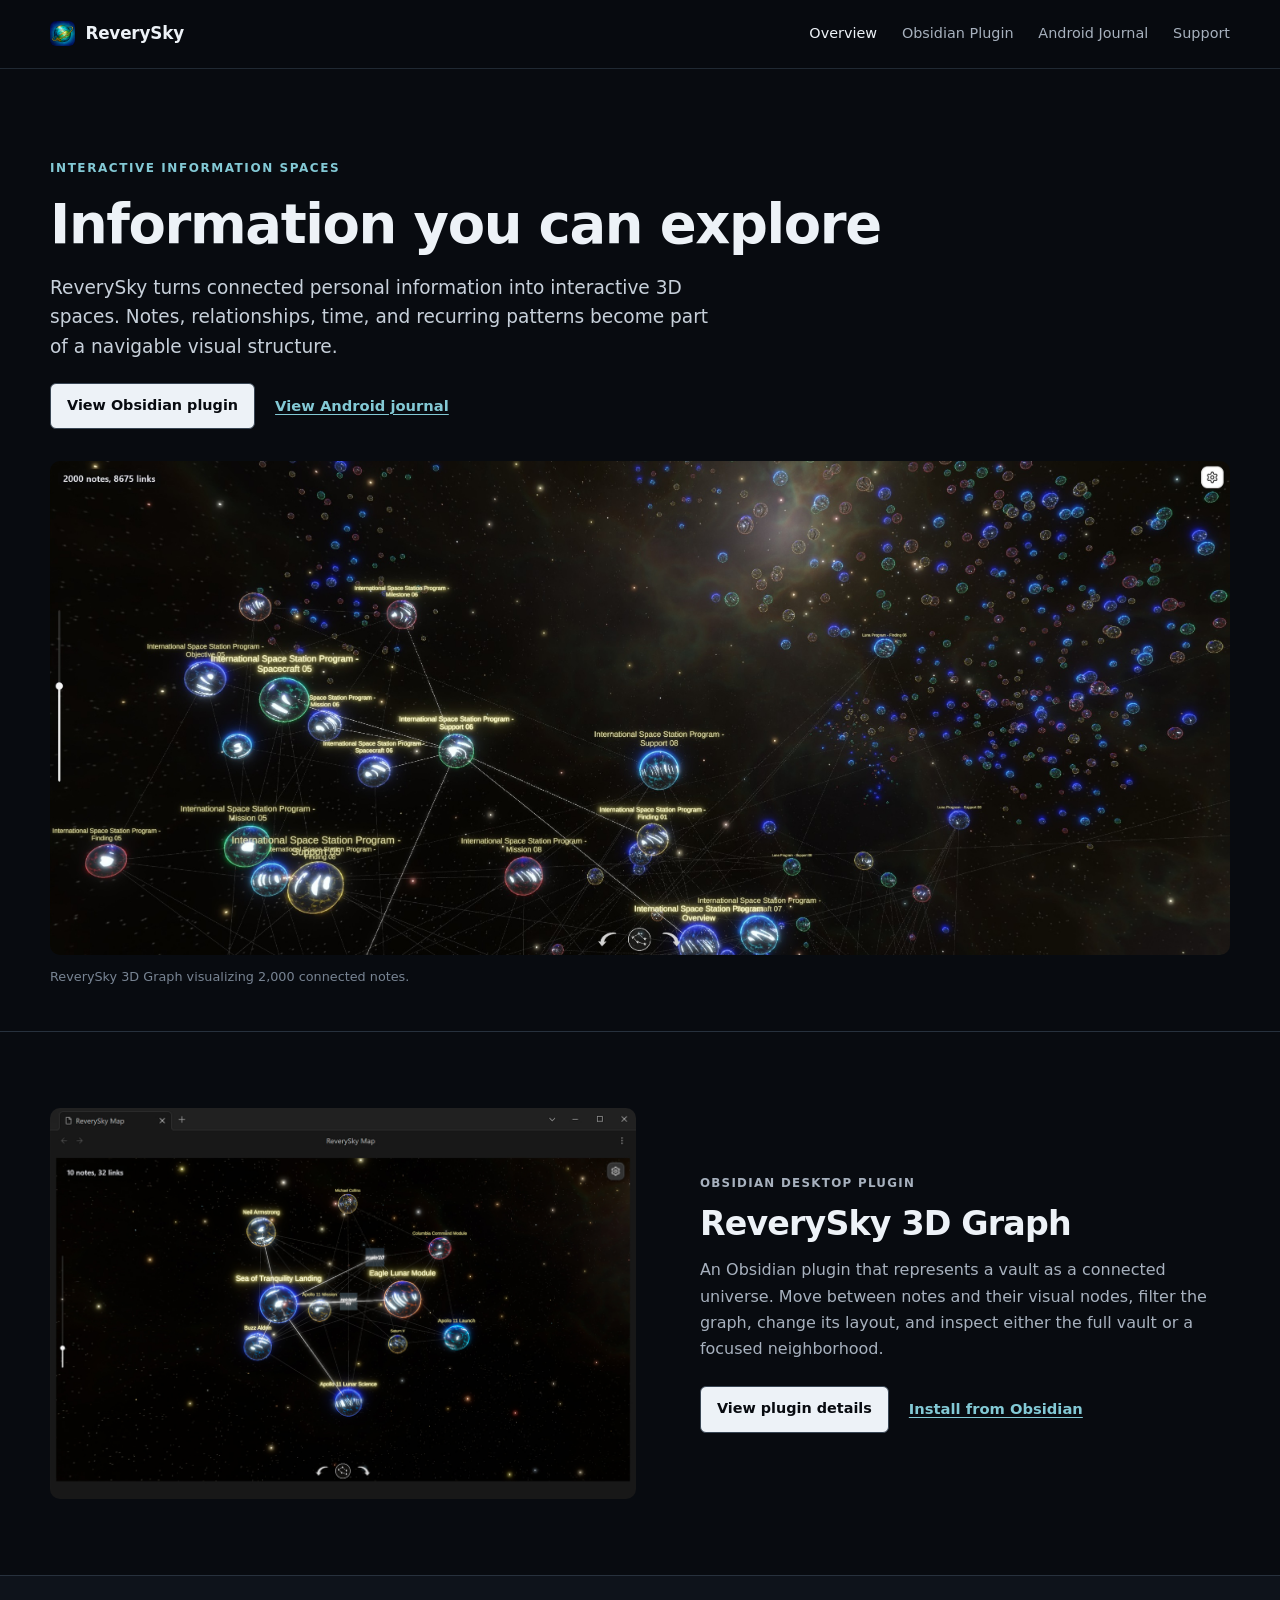
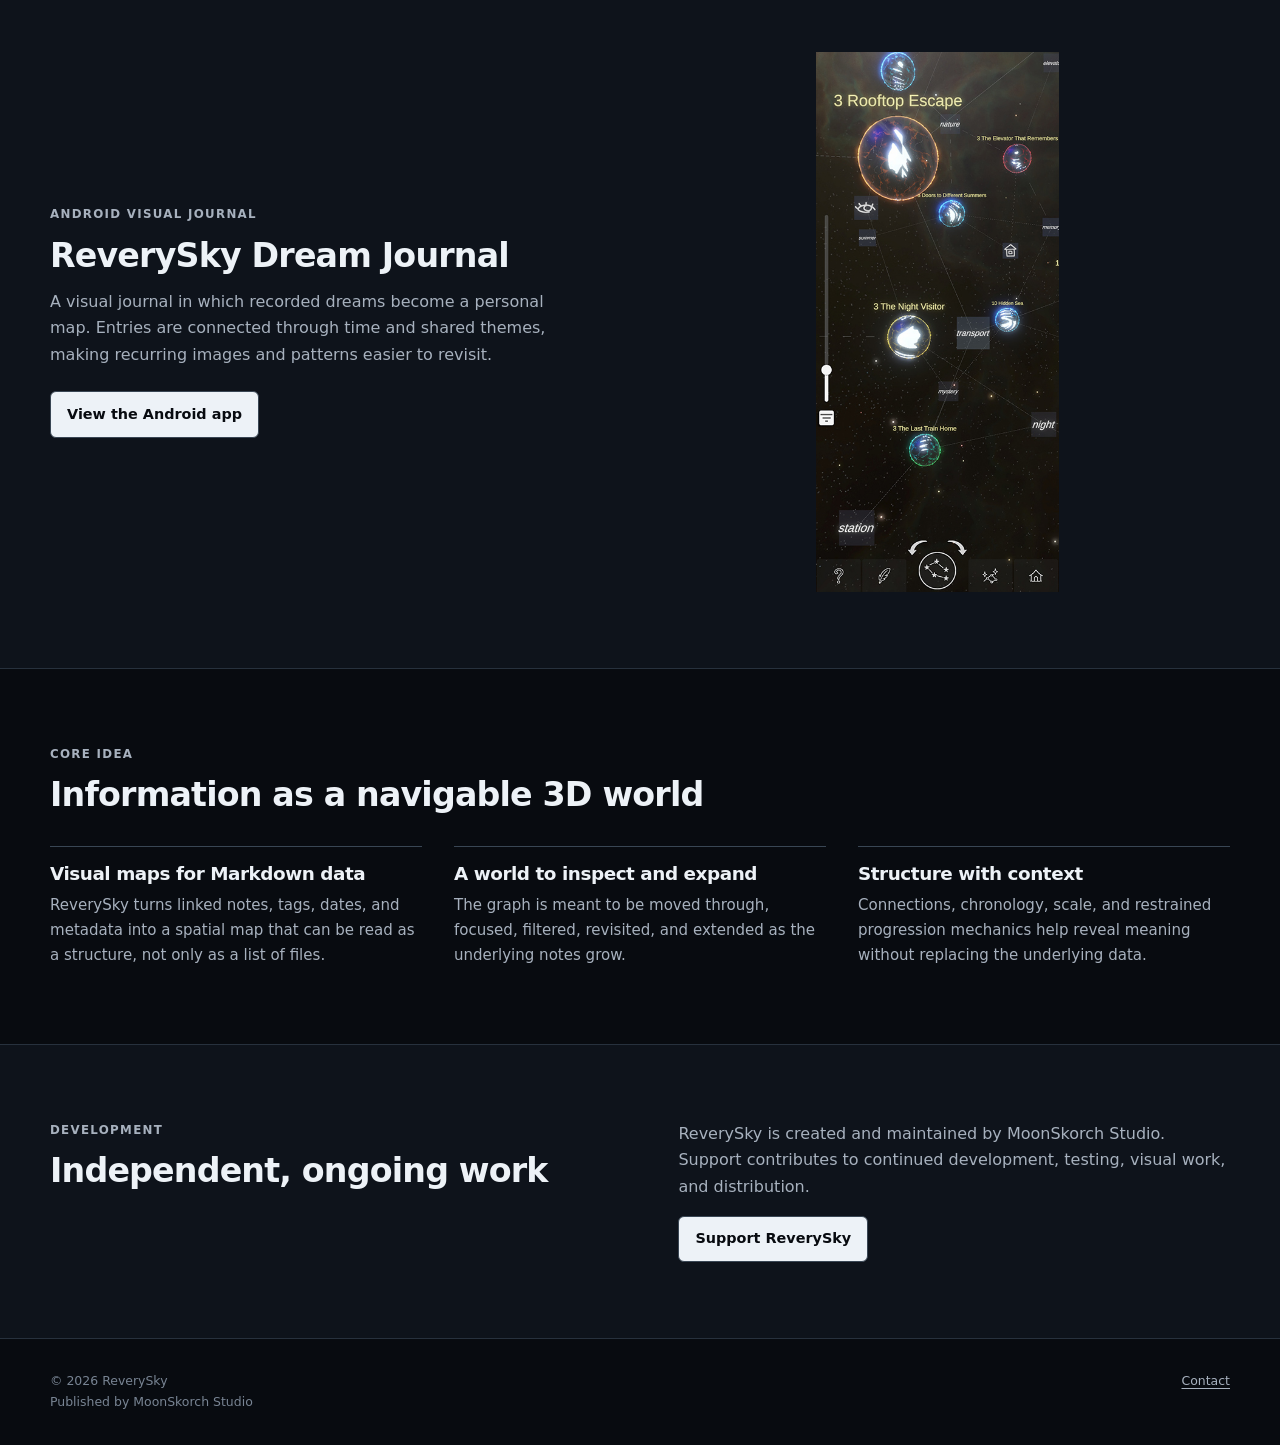
<file: index.html>
<!DOCTYPE html>
<html lang="en">
<head>
  <meta charset="UTF-8" />
  <meta name="viewport" content="width=device-width, initial-scale=1.0" />
  <meta name="google-site-verification" content="yUPVQLNdugAO3Xz-OpaiuPGfjs0QDkFNZxifADtGZuk" />
  <title>ReverySky | Interactive 3D Information Spaces</title>
  <meta name="description" content="ReverySky is an interactive 3D graph and visual knowledge map for exploring connected Markdown information and Obsidian vaults." />
  <meta name="robots" content="index,follow,max-image-preview:large" />
  <link rel="canonical" href="https://moonskorch.github.io/reverysky/" />
  <meta property="og:type" content="website" />
  <meta property="og:site_name" content="ReverySky" />
  <meta property="og:title" content="ReverySky | Interactive 3D Information Spaces" />
  <meta property="og:description" content="Interactive 3D maps for connected Markdown information, focused on Obsidian vault exploration." />
  <meta property="og:url" content="https://moonskorch.github.io/reverysky/" />
  <meta property="og:image" content="https://moonskorch.github.io/reverysky/assets/plugin/reverysky-map-header.jpg" />
  <meta property="og:image:alt" content="A ReverySky 3D graph showing connected notes as luminous nodes in space" />
  <meta name="twitter:card" content="summary_large_image" />
  <meta name="twitter:title" content="ReverySky | Interactive 3D Information Spaces" />
  <meta name="twitter:description" content="Interactive 3D maps for connected Markdown information, focused on Obsidian vault exploration." />
  <meta name="twitter:image" content="https://moonskorch.github.io/reverysky/assets/plugin/reverysky-map-header.jpg" />
  <link rel="icon" type="image/png" sizes="128x128" href="assets/icon-128.png" />
  <link rel="apple-touch-icon" sizes="512x512" href="assets/icon-512.png" />
  <link rel="stylesheet" href="site.css" />
  <script type="application/ld+json">
    {
      "@context": "https://schema.org",
      "@type": "WebSite",
      "name": "ReverySky",
      "url": "https://moonskorch.github.io/reverysky/",
      "description": "Interactive 3D graph and visual knowledge map for exploring connected Markdown information and Obsidian vaults.",
      "publisher": { "@type": "Organization", "name": "MoonSkorch Studio" }
    }
  </script>
</head>
<body>
  <a class="skip-link" href="#main">Skip to content</a>
  <header class="site-header">
    <div class="container header-inner">
      <a href="index.html" class="logo" aria-label="ReverySky home">
        <img class="logo-icon" src="assets/icon-128.png" alt="" />
        <span>ReverySky</span>
      </a>
      <button class="nav-toggle" type="button" aria-expanded="false" aria-controls="site-navigation" aria-label="Toggle navigation">Menu</button>
      <nav class="site-nav" id="site-navigation" data-open="false" aria-label="Primary navigation">
        <a href="index.html" aria-current="page">Overview</a>
        <a href="obsidian-plugin.html">Obsidian Plugin</a>
        <a href="android-app.html">Android Journal</a>
        <a href="support.html">Support</a>
      </nav>
    </div>
  </header>

  <main id="main">
    <section class="hero">
      <div class="container">
        <div class="hero-copy">
          <p class="eyebrow">Interactive information spaces</p>
          <h1>Information you can explore</h1>
          <p class="lead">ReverySky turns connected personal information into interactive 3D spaces. Notes, relationships, time, and recurring patterns become part of a navigable visual structure.</p>
          <div class="actions">
            <a class="button" href="obsidian-plugin.html">View Obsidian plugin</a>
            <a class="text-link" href="android-app.html">View Android journal</a>
          </div>
        </div>
        <div class="feature-image">
          <img src="assets/plugin/reverysky-map-header.jpg" alt="ReverySky 3D Graph displaying a large network of connected notes in a starfield" width="2048" height="914" />
        </div>
        <p class="media-caption">ReverySky 3D Graph visualizing 2,000 connected notes.</p>
      </div>
    </section>

    <section class="section" id="projects">
      <div class="container product-feature">
        <div class="product-media motion-preview">
          <img src="assets/plugin/graph-focused.jpg" alt="Focused ReverySky 3D Graph view with connected Obsidian notes" loading="lazy" />
        </div>
        <div class="product-copy">
          <p class="product-label">Obsidian desktop plugin</p>
          <h2>ReverySky 3D Graph</h2>
          <p>An Obsidian plugin that represents a vault as a connected universe. Move between notes and their visual nodes, filter the graph, change its layout, and inspect either the full vault or a focused neighborhood.</p>
          <div class="actions">
            <a class="button" href="obsidian-plugin.html">View plugin details</a>
            <a class="text-link" href="https://community.obsidian.md/plugins/reverysky-map" target="_blank" rel="noopener noreferrer">Install from Obsidian</a>
          </div>
        </div>
      </div>
    </section>

    <section class="section section-muted">
      <div class="container product-feature reverse">
        <div class="product-media portrait-preview">
          <img src="assets/screenshots/star-map-overview.jpg" alt="ReverySky Android app showing a spatial map of recorded dreams" loading="lazy" />
        </div>
        <div class="product-copy">
          <p class="product-label">Android visual journal</p>
          <h2>ReverySky Dream Journal</h2>
          <p>A visual journal in which recorded dreams become a personal map. Entries are connected through time and shared themes, making recurring images and patterns easier to revisit.</p>
          <div class="actions">
            <a class="button" href="android-app.html">View the Android app</a>
          </div>
        </div>
      </div>
    </section>

    <section class="section">
      <div class="container">
        <div class="section-heading">
          <p class="product-label">Core idea</p>
          <h2>Information as a navigable 3D world</h2>
        </div>
        <div class="principles">
          <article class="principle">
            <h3>Visual maps for Markdown data</h3>
            <p>ReverySky turns linked notes, tags, dates, and metadata into a spatial map that can be read as a structure, not only as a list of files.</p>
          </article>
          <article class="principle">
            <h3>A world to inspect and expand</h3>
            <p>The graph is meant to be moved through, focused, filtered, revisited, and extended as the underlying notes grow.</p>
          </article>
          <article class="principle">
            <h3>Structure with context</h3>
            <p>Connections, chronology, scale, and restrained progression mechanics help reveal meaning without replacing the underlying data.</p>
          </article>
        </div>
      </div>
    </section>

    <section class="section section-muted">
      <div class="container split">
        <div>
          <p class="product-label">Development</p>
          <h2>Independent, ongoing work</h2>
        </div>
        <div>
          <p>ReverySky is created and maintained by MoonSkorch Studio. Support contributes to continued development, testing, visual work, and distribution.</p>
          <div class="actions">
            <a class="button" href="support.html">Support ReverySky</a>
          </div>
        </div>
      </div>
    </section>
  </main>

  <footer class="site-footer">
    <div class="container footer-inner">
      <div class="footer-meta">
        <p>&copy; 2026 ReverySky</p>
        <p>Published by MoonSkorch Studio</p>
      </div>
      <div class="footer-links">
        <a href="mailto:reverysky.journal@proton.me">Contact</a>
      </div>
    </div>
  </footer>
  <script src="site.js"></script>
</body>
</html>
</file>
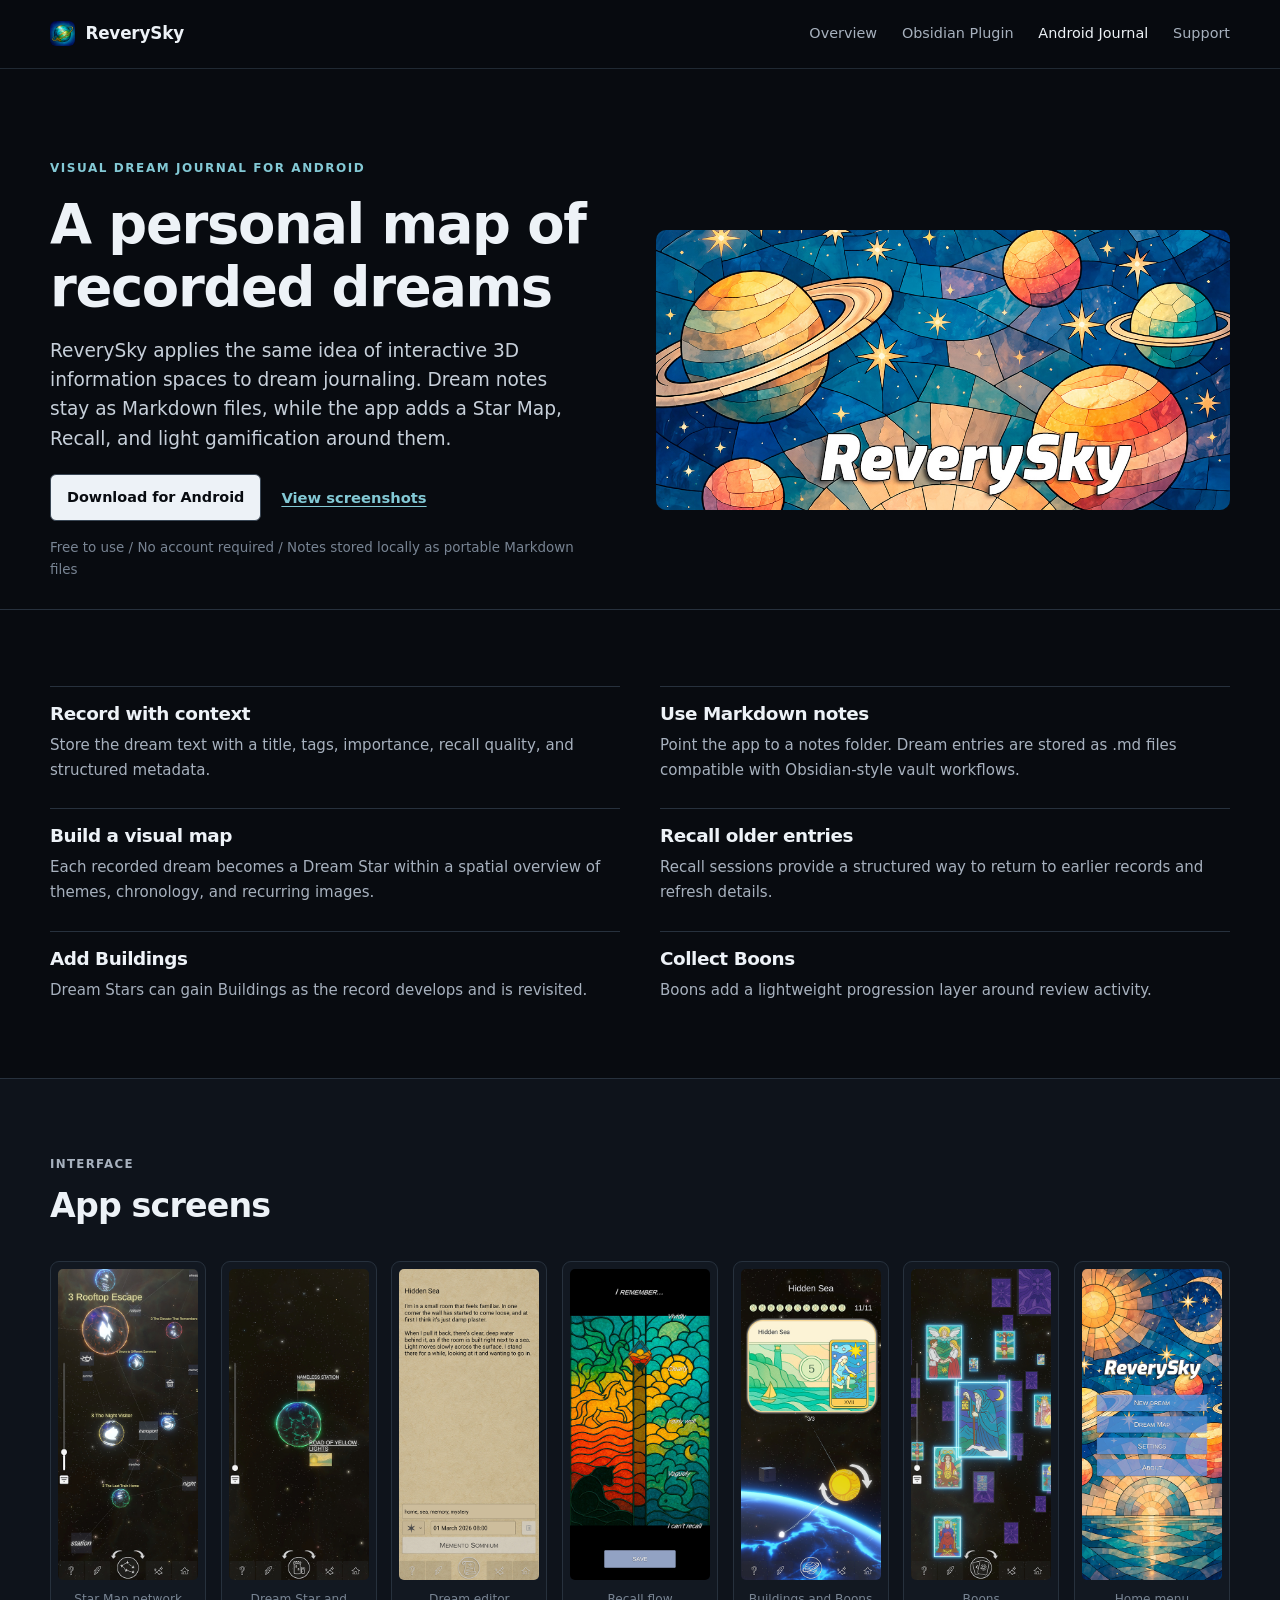
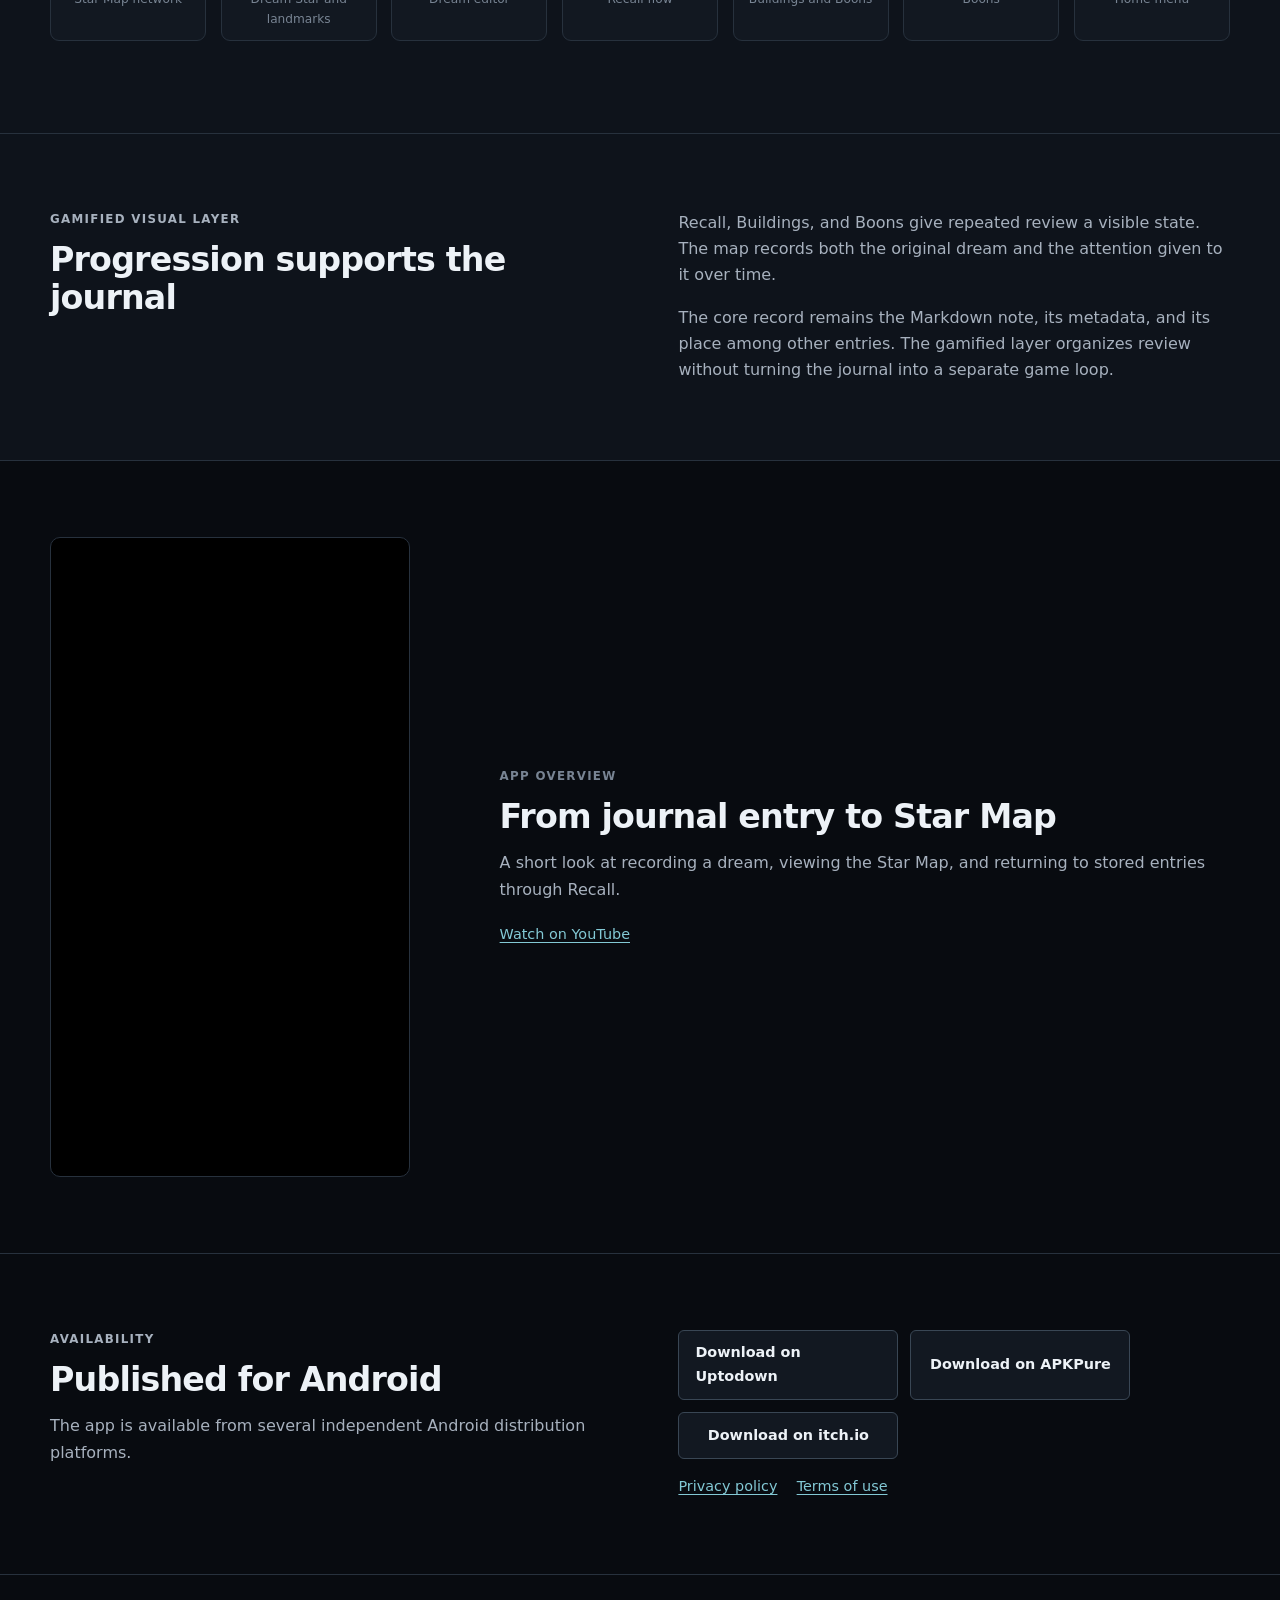
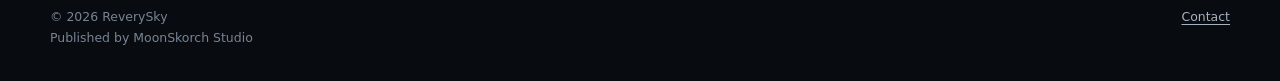
<file: android-app.html>
<!DOCTYPE html>
<html lang="en">
<head>
  <meta charset="UTF-8" />
  <meta name="viewport" content="width=device-width, initial-scale=1.0" />
  <title>ReverySky Dream Journal | Android App</title>
  <meta name="description" content="A local-first Android dream journal that works with Markdown notes and turns dreams, tags, Recall, Buildings, and Boons into a personal visual map." />
  <meta name="robots" content="index,follow,max-image-preview:large" />
  <link rel="canonical" href="https://moonskorch.github.io/reverysky/android-app.html" />
  <meta property="og:type" content="website" />
  <meta property="og:site_name" content="ReverySky" />
  <meta property="og:title" content="ReverySky Dream Journal | Android App" />
  <meta property="og:description" content="Record dreams as Markdown notes, revisit them through Recall, and develop a connected visual map." />
  <meta property="og:url" content="https://moonskorch.github.io/reverysky/android-app.html" />
  <meta property="og:image" content="https://moonskorch.github.io/reverysky/assets/featured.jpg" />
  <meta property="og:image:alt" content="ReverySky dream journal and visual dream map" />
  <meta name="twitter:card" content="summary_large_image" />
  <meta name="twitter:title" content="ReverySky Dream Journal | Android App" />
  <meta name="twitter:description" content="Record dreams as Markdown notes, revisit them through Recall, and develop a connected visual map." />
  <meta name="twitter:image" content="https://moonskorch.github.io/reverysky/assets/featured.jpg" />
  <link rel="icon" type="image/png" sizes="128x128" href="assets/icon-128.png" />
  <link rel="apple-touch-icon" sizes="512x512" href="assets/icon-512.png" />
  <link rel="stylesheet" href="site.css" />
  <script type="application/ld+json">
    {
      "@context": "https://schema.org",
      "@type": ["SoftwareApplication", "MobileApplication"],
      "name": "ReverySky Dream Journal",
      "applicationCategory": "LifestyleApplication",
      "operatingSystem": "Android",
      "description": "A visual dream journal where Markdown dream notes become a connected personal map with Recall, Buildings, and Boons.",
      "url": "https://moonskorch.github.io/reverysky/android-app.html",
      "downloadUrl": "https://reverysky-dream-map.en.uptodown.com/android",
      "offers": { "@type": "Offer", "price": "0", "priceCurrency": "USD" },
      "publisher": { "@type": "Organization", "name": "MoonSkorch Studio" }
    }
  </script>
</head>
<body>
  <a class="skip-link" href="#main">Skip to content</a>
  <header class="site-header">
    <div class="container header-inner">
      <a href="index.html" class="logo" aria-label="ReverySky home">
        <img class="logo-icon" src="assets/icon-128.png" alt="" />
        <span>ReverySky</span>
      </a>
      <button class="nav-toggle" type="button" aria-expanded="false" aria-controls="site-navigation" aria-label="Toggle navigation">Menu</button>
      <nav class="site-nav" id="site-navigation" data-open="false" aria-label="Primary navigation">
        <a href="index.html">Overview</a>
        <a href="obsidian-plugin.html">Obsidian Plugin</a>
        <a href="android-app.html" aria-current="page">Android Journal</a>
        <a href="support.html">Support</a>
      </nav>
    </div>
  </header>

  <main id="main">
    <section class="hero compact android-hero">
      <div class="container">
        <div class="hero-copy">
          <p class="eyebrow">Visual dream journal for Android</p>
          <h1>A personal map of recorded dreams</h1>
          <p class="lead">ReverySky applies the same idea of interactive 3D information spaces to dream journaling. Dream notes stay as Markdown files, while the app adds a Star Map, Recall, and light gamification around them.</p>
          <div class="actions">
            <a class="button" href="https://reverysky-dream-map.en.uptodown.com/android" target="_blank" rel="noopener noreferrer">Download for Android</a>
            <a class="text-link" href="#screenshots">View screenshots</a>
          </div>
          <p class="meta-line">Free to use / No account required / Notes stored locally as portable Markdown files</p>
        </div>
        <div class="feature-image android-hero-image">
          <img src="assets/featured.jpg" alt="ReverySky Dream Journal title artwork" width="1024" height="500" />
        </div>
      </div>
    </section>

    <section class="section">
      <div class="container feature-list">
        <article>
          <h3>Record with context</h3>
          <p>Store the dream text with a title, tags, importance, recall quality, and structured metadata.</p>
        </article>
        <article>
          <h3>Use Markdown notes</h3>
          <p>Point the app to a notes folder. Dream entries are stored as .md files compatible with Obsidian-style vault workflows.</p>
        </article>
        <article>
          <h3>Build a visual map</h3>
          <p>Each recorded dream becomes a Dream Star within a spatial overview of themes, chronology, and recurring images.</p>
        </article>
        <article>
          <h3>Recall older entries</h3>
          <p>Recall sessions provide a structured way to return to earlier records and refresh details.</p>
        </article>
        <article>
          <h3>Add Buildings</h3>
          <p>Dream Stars can gain Buildings as the record develops and is revisited.</p>
        </article>
        <article>
          <h3>Collect Boons</h3>
          <p>Boons add a lightweight progression layer around review activity.</p>
        </article>
      </div>
    </section>

    <section class="section section-muted" id="screenshots">
      <div class="container">
        <div class="section-heading">
          <p class="product-label">Interface</p>
          <h2>App screens</h2>
        </div>
        <div class="screenshot-track" aria-label="ReverySky Android app screenshots">
          <figure class="screenshot-card"><img src="assets/screenshots/star-map-overview.jpg" alt="Overview of a connected Dream Star map" loading="lazy" /><figcaption>Star Map network</figcaption></figure>
          <figure class="screenshot-card"><img src="assets/screenshots/star-map-planet-view.jpg" alt="A Dream Star with its visual landmarks" loading="lazy" /><figcaption>Dream Star and landmarks</figcaption></figure>
          <figure class="screenshot-card"><img src="assets/screenshots/dream-editor.jpg" alt="Dream journal note editor" loading="lazy" /><figcaption>Dream editor</figcaption></figure>
          <figure class="screenshot-card"><img src="assets/screenshots/recall-screen.jpg" alt="Recall view for revisiting a recorded dream" loading="lazy" /><figcaption>Recall flow</figcaption></figure>
          <figure class="screenshot-card"><img src="assets/screenshots/dream-card.jpg" alt="Dream Star details with Buildings and Boons" loading="lazy" /><figcaption>Buildings and Boons</figcaption></figure>
          <figure class="screenshot-card"><img src="assets/screenshots/cards-3d-space.jpg" alt="Boon cards arranged in a 3D space" loading="lazy" /><figcaption>Boons</figcaption></figure>
          <figure class="screenshot-card"><img src="assets/screenshots/home-menu.jpg" alt="ReverySky Android app home menu" loading="lazy" /><figcaption>Home menu</figcaption></figure>
        </div>
      </div>
    </section>

    <section class="section section-muted">
      <div class="container split">
        <div>
          <p class="product-label">Gamified visual layer</p>
          <h2>Progression supports the journal</h2>
        </div>
        <div>
          <p>Recall, Buildings, and Boons give repeated review a visible state. The map records both the original dream and the attention given to it over time.</p>
          <p>The core record remains the Markdown note, its metadata, and its place among other entries. The gamified layer organizes review without turning the journal into a separate game loop.</p>
        </div>
      </div>
    </section>

    <section class="section">
      <div class="container video-layout">
        <div class="video-frame">
          <iframe src="https://www.youtube-nocookie.com/embed/LdazuJ_UxL8" title="ReverySky Android app overview" loading="lazy" allow="accelerometer; autoplay; clipboard-write; encrypted-media; gyroscope; picture-in-picture; web-share" referrerpolicy="strict-origin-when-cross-origin" allowfullscreen></iframe>
        </div>
        <div>
          <p class="product-label">App overview</p>
          <h2>From journal entry to Star Map</h2>
          <p class="muted">A short look at recording a dream, viewing the Star Map, and returning to stored entries through Recall.</p>
          <div class="link-cluster">
            <a href="https://youtube.com/shorts/LdazuJ_UxL8?feature=share" target="_blank" rel="noopener noreferrer">Watch on YouTube</a>
          </div>
        </div>
      </div>
    </section>

    <section class="section">
      <div class="container split">
        <div>
          <p class="product-label">Availability</p>
          <h2>Published for Android</h2>
          <p class="muted">The app is available from several independent Android distribution platforms.</p>
        </div>
        <div>
          <div class="download-links">
            <a class="button" href="https://reverysky-dream-map.en.uptodown.com/android" target="_blank" rel="noopener noreferrer">Download on Uptodown</a>
            <a class="button" href="https://apkpure.com/p/com.moonskorch.reverysky" target="_blank" rel="noopener noreferrer">Download on APKPure</a>
            <a class="button" href="https://moonskorch.itch.io/reverysky" target="_blank" rel="noopener noreferrer">Download on itch.io</a>
          </div>
          <div class="link-cluster">
            <a href="privacy-policy.html">Privacy policy</a>
            <a href="terms-of-use.html">Terms of use</a>
          </div>
        </div>
      </div>
    </section>
  </main>

  <footer class="site-footer">
    <div class="container footer-inner">
      <div class="footer-meta"><p>&copy; 2026 ReverySky</p><p>Published by MoonSkorch Studio</p></div>
      <div class="footer-links">
        <a href="mailto:reverysky.journal@proton.me">Contact</a>
      </div>
    </div>
  </footer>
  <script src="site.js"></script>
</body>
</html>
</file>
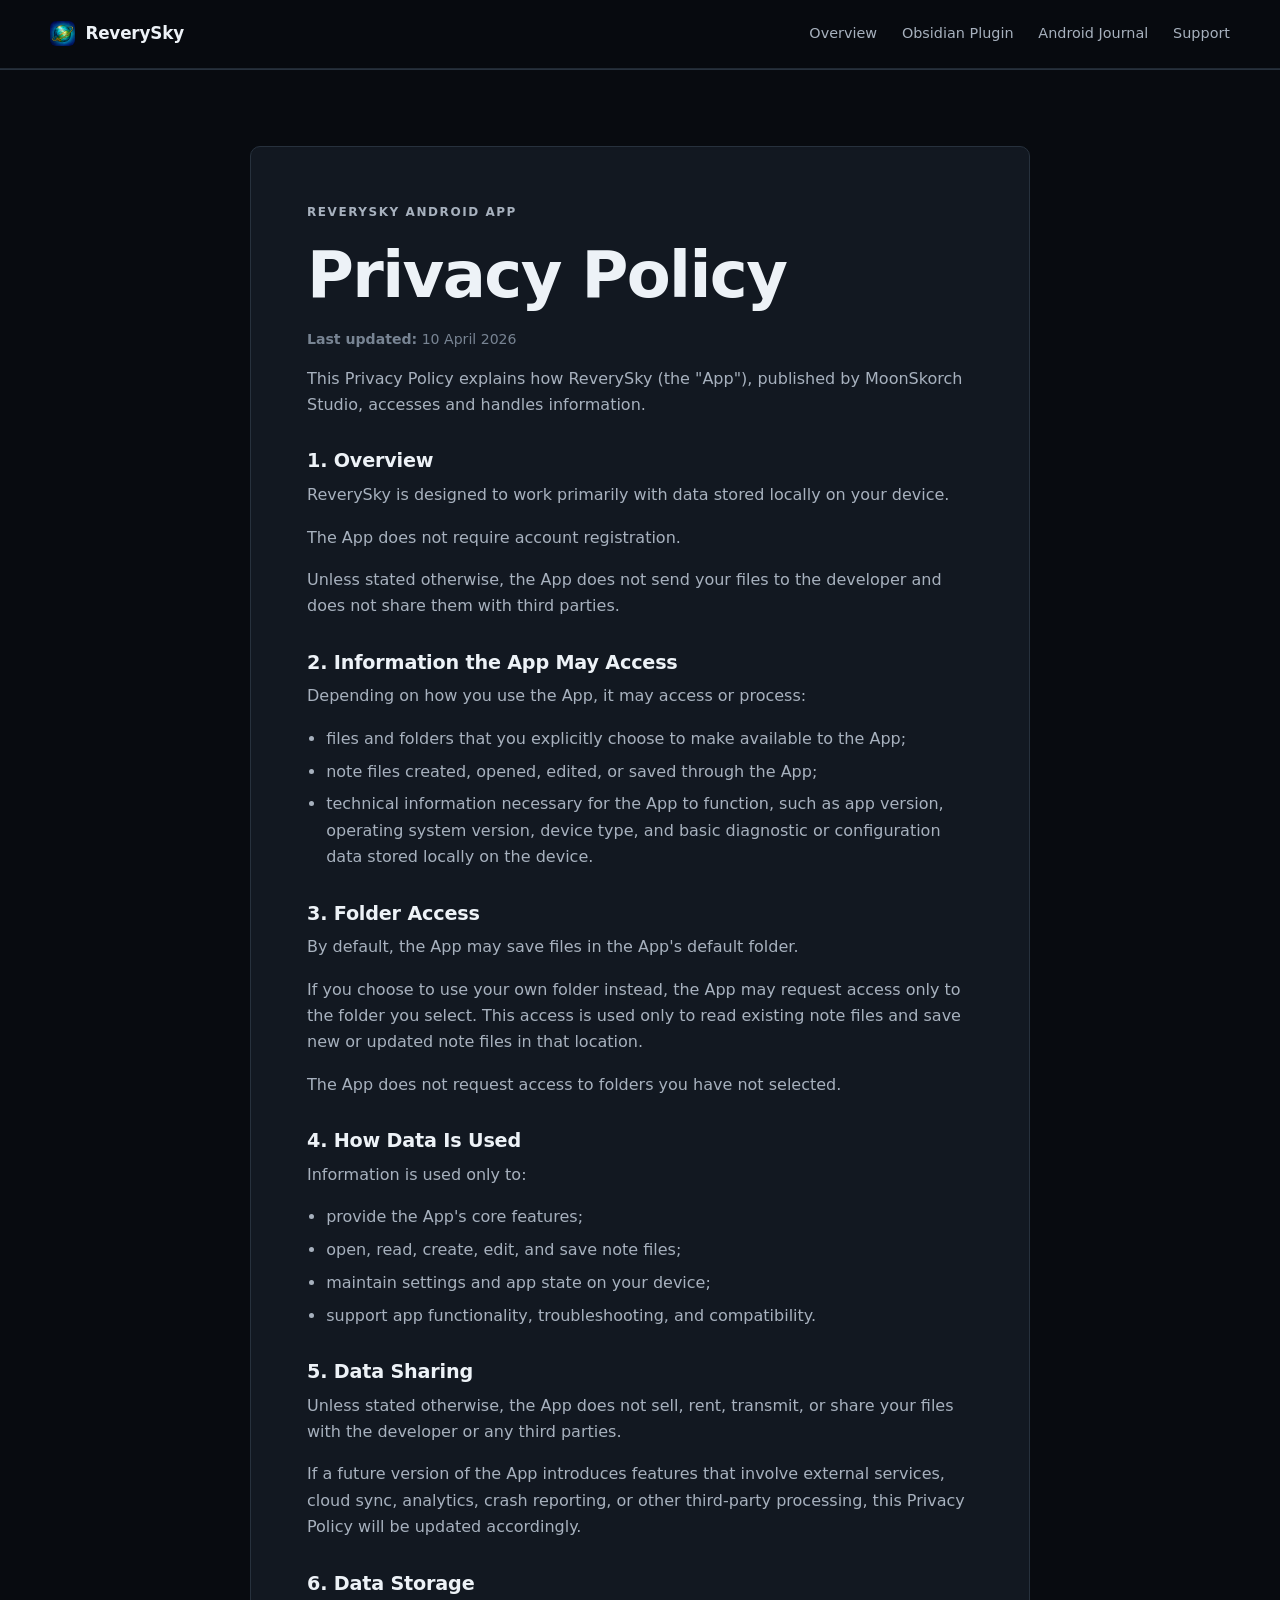
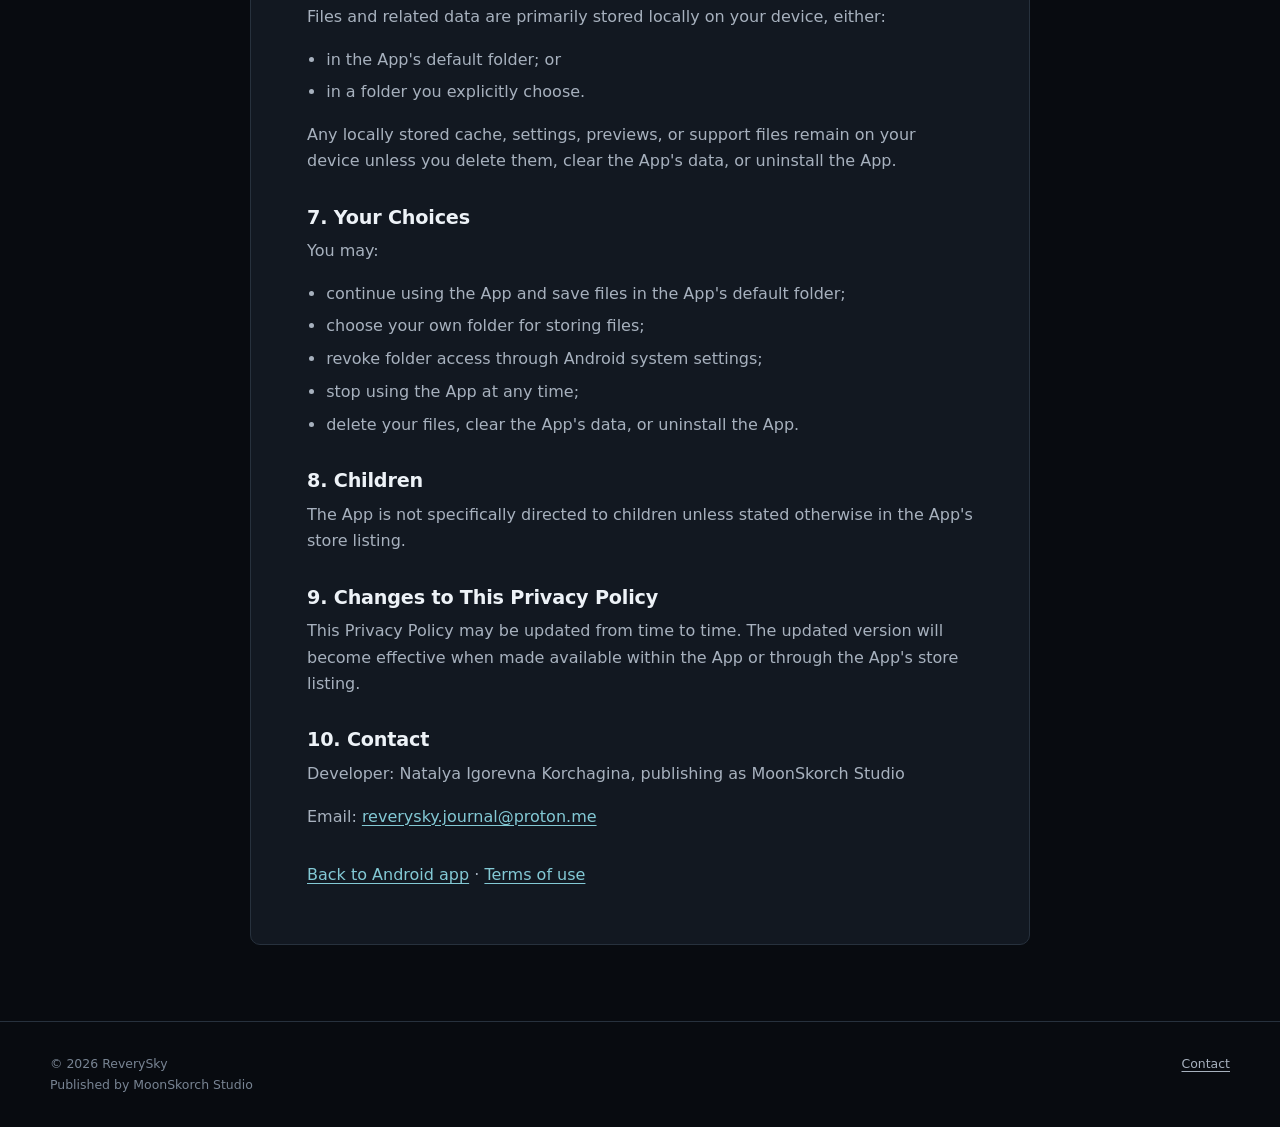
<file: privacy-policy.html>
<!DOCTYPE html>
<html lang="en">
<head>
  <meta charset="UTF-8" />
  <meta name="viewport" content="width=device-width, initial-scale=1.0" />
  <title>ReverySky Android App | Privacy Policy</title>
  <meta name="description" content="Privacy Policy for the ReverySky Android app." />
  <meta name="robots" content="noindex,follow,max-image-preview:large" />
  <link rel="canonical" href="https://moonskorch.github.io/reverysky/privacy-policy.html" />
  <meta property="og:type" content="website" />
  <meta property="og:title" content="ReverySky Android App Privacy Policy" />
  <meta property="og:description" content="Privacy Policy for the ReverySky Android app." />
  <meta property="og:url" content="https://moonskorch.github.io/reverysky/privacy-policy.html" />
  <link rel="icon" type="image/png" sizes="128x128" href="assets/icon-128.png" />
  <link rel="apple-touch-icon" sizes="512x512" href="assets/icon-512.png" />
  <link rel="stylesheet" href="site.css" />
</head>
<body>
  <a class="skip-link" href="#main">Skip to content</a>
  <header class="site-header">
    <div class="container header-inner">
      <a href="index.html" class="logo" aria-label="ReverySky home">
        <img class="logo-icon" src="assets/icon-128.png" alt="" />
        <span>ReverySky</span>
      </a>
      <button class="nav-toggle" type="button" aria-expanded="false" aria-controls="site-navigation" aria-label="Toggle navigation">Menu</button>
      <nav class="site-nav" id="site-navigation" data-open="false" aria-label="Primary navigation">
        <a href="index.html">Overview</a>
        <a href="obsidian-plugin.html">Obsidian Plugin</a>
        <a href="android-app.html">Android Journal</a>
        <a href="support.html">Support</a>
      </nav>
    </div>
  </header>

  <main id="main">
    <section class="section">
      <div class="container policy-wrap">
            <article class="policy-card">
              <p class="eyebrow">ReverySky Android app</p>
              <h1>Privacy Policy</h1>
              <p class="updated"><strong>Last updated:</strong> 10 April 2026</p>

              <p>
                This Privacy Policy explains how ReverySky (the "App"), published by MoonSkorch
                Studio, accesses and handles information.
              </p>

              <h2>1. Overview</h2>
              <p>
                ReverySky is designed to work primarily with data stored locally on your device.
              </p>
              <p>
                The App does not require account registration.
              </p>
              <p>
                Unless stated otherwise, the App does not send your files to the developer and
                does not share them with third parties.
              </p>

              <h2>2. Information the App May Access</h2>
              <p>Depending on how you use the App, it may access or process:</p>
              <ul>
                <li>files and folders that you explicitly choose to make available to the App;</li>
                <li>note files created, opened, edited, or saved through the App;</li>
                <li>
                  technical information necessary for the App to function, such as app version,
                  operating system version, device type, and basic diagnostic or configuration
                  data stored locally on the device.
                </li>
              </ul>

              <h2>3. Folder Access</h2>
              <p>
                By default, the App may save files in the App's default folder.
              </p>
              <p>
                If you choose to use your own folder instead, the App may request access only to
                the folder you select. This access is used only to read existing note files and
                save new or updated note files in that location.
              </p>
              <p>
                The App does not request access to folders you have not selected.
              </p>

              <h2>4. How Data Is Used</h2>
              <p>Information is used only to:</p>
              <ul>
                <li>provide the App's core features;</li>
                <li>open, read, create, edit, and save note files;</li>
                <li>maintain settings and app state on your device;</li>
                <li>support app functionality, troubleshooting, and compatibility.</li>
              </ul>

              <h2>5. Data Sharing</h2>
              <p>
                Unless stated otherwise, the App does not sell, rent, transmit, or share your
                files with the developer or any third parties.
              </p>
              <p>
                If a future version of the App introduces features that involve external services,
                cloud sync, analytics, crash reporting, or other third-party processing, this
                Privacy Policy will be updated accordingly.
              </p>

              <h2>6. Data Storage</h2>
              <p>Files and related data are primarily stored locally on your device, either:</p>
              <ul>
                <li>in the App's default folder; or</li>
                <li>in a folder you explicitly choose.</li>
              </ul>
              <p>
                Any locally stored cache, settings, previews, or support files remain on your
                device unless you delete them, clear the App's data, or uninstall the App.
              </p>

              <h2>7. Your Choices</h2>
              <p>You may:</p>
              <ul>
                <li>continue using the App and save files in the App's default folder;</li>
                <li>choose your own folder for storing files;</li>
                <li>revoke folder access through Android system settings;</li>
                <li>stop using the App at any time;</li>
                <li>delete your files, clear the App's data, or uninstall the App.</li>
              </ul>

              <h2>8. Children</h2>
              <p>
                The App is not specifically directed to children unless stated otherwise in the
                App's store listing.
              </p>

              <h2>9. Changes to This Privacy Policy</h2>
              <p>
                This Privacy Policy may be updated from time to time. The updated version will
                become effective when made available within the App or through the App's store
                listing.
              </p>

              <h2>10. Contact</h2>
              <p>
                Developer: Natalya Igorevna Korchagina, publishing as MoonSkorch Studio
              </p>
              <p>
                Email:
                <a href="mailto:reverysky.journal@proton.me">reverysky.journal@proton.me</a>
              </p>

              <p class="back-link">
                <a href="android-app.html">Back to Android app</a> ·
                <a href="terms-of-use.html">Terms of use</a>
              </p>
            </article>
      </div>
    </section>
  </main>

  <footer class="site-footer">
    <div class="container footer-inner">
      <div class="footer-meta">
        <p>&copy; 2026 ReverySky</p>
        <p>Published by MoonSkorch Studio</p>
      </div>
      <div class="footer-links">
        <a href="mailto:reverysky.journal@proton.me">Contact</a>
      </div>
    </div>
  </footer>
  <script src="site.js"></script>
</body>
</html>
</file>
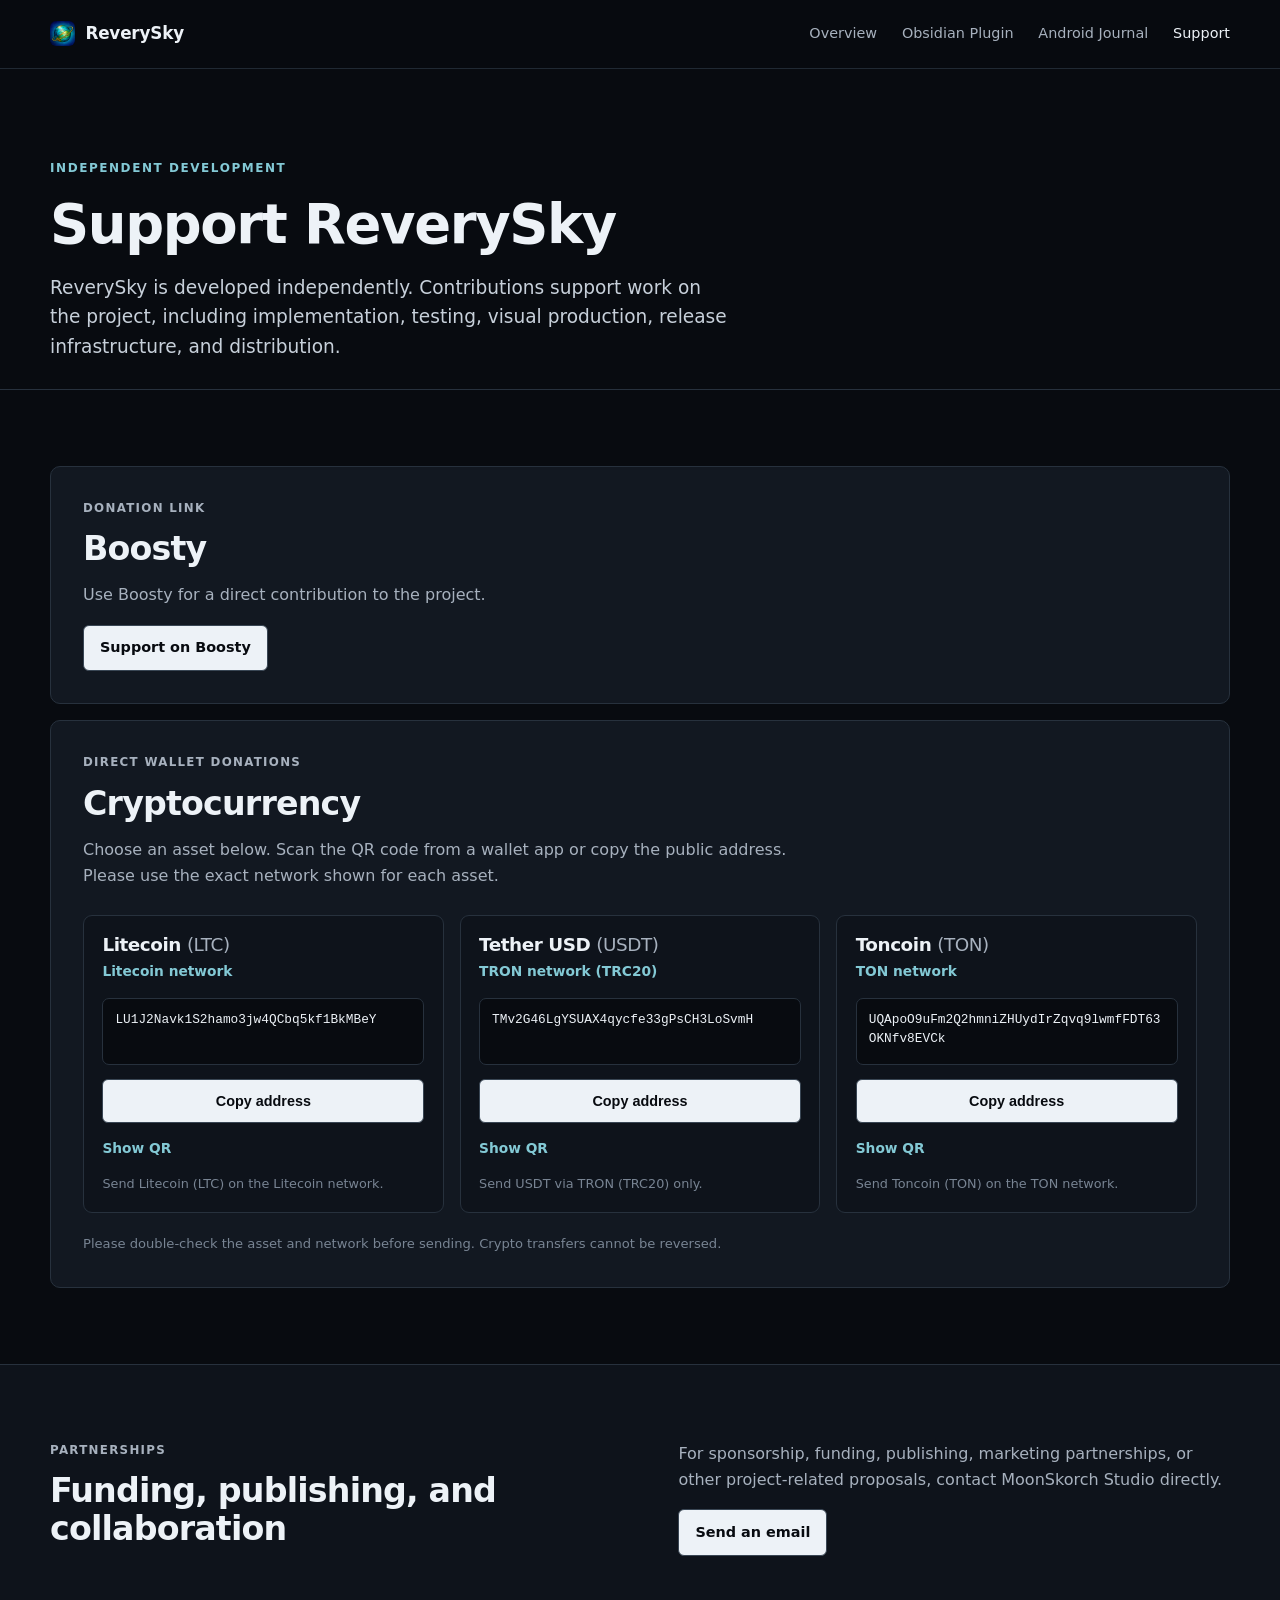
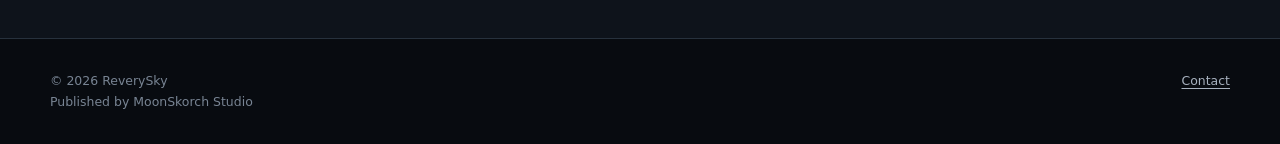
<file: support.html>
<!DOCTYPE html>
<html lang="en">
<head>
  <meta charset="UTF-8" />
  <meta name="viewport" content="width=device-width, initial-scale=1.0" />
  <title>Support ReverySky</title>
  <meta name="description" content="Donation options for supporting continued development, testing, visual work, and distribution of the ReverySky projects." />
  <meta name="robots" content="index,follow,max-image-preview:large" />
  <link rel="canonical" href="https://moonskorch.github.io/reverysky/support.html" />
  <meta property="og:type" content="website" />
  <meta property="og:site_name" content="ReverySky" />
  <meta property="og:title" content="Support ReverySky" />
  <meta property="og:description" content="Support continued development of ReverySky 3D Graph and ReverySky Dream Journal." />
  <meta property="og:url" content="https://moonskorch.github.io/reverysky/support.html" />
  <meta property="og:image" content="https://moonskorch.github.io/reverysky/assets/plugin/reverysky-map-header.jpg" />
  <meta property="og:image:alt" content="Connected information visualized in ReverySky 3D Graph" />
  <meta name="twitter:card" content="summary_large_image" />
  <link rel="icon" type="image/png" sizes="128x128" href="assets/icon-128.png" />
  <link rel="apple-touch-icon" sizes="512x512" href="assets/icon-512.png" />
  <link rel="stylesheet" href="site.css" />
</head>
<body>
  <a class="skip-link" href="#main">Skip to content</a>
  <header class="site-header">
    <div class="container header-inner">
      <a href="index.html" class="logo" aria-label="ReverySky home">
        <img class="logo-icon" src="assets/icon-128.png" alt="" />
        <span>ReverySky</span>
      </a>
      <button class="nav-toggle" type="button" aria-expanded="false" aria-controls="site-navigation" aria-label="Toggle navigation">Menu</button>
      <nav class="site-nav" id="site-navigation" data-open="false" aria-label="Primary navigation">
        <a href="index.html">Overview</a>
        <a href="obsidian-plugin.html">Obsidian Plugin</a>
        <a href="android-app.html">Android Journal</a>
        <a href="support.html" aria-current="page">Support</a>
      </nav>
    </div>
  </header>

  <main id="main">
    <section class="hero compact">
      <div class="container">
        <div class="hero-copy narrow">
          <p class="eyebrow">Independent development</p>
          <h1>Support ReverySky</h1>
          <p class="lead">ReverySky is developed independently. Contributions support work on the project, including implementation, testing, visual production, release infrastructure, and distribution.</p>
        </div>
      </div>
    </section>

    <section class="section">
      <div class="container support-options">
        <article class="support-card">
          <p class="product-label">Donation link</p>
          <h2>Boosty</h2>
          <p>Use Boosty for a direct contribution to the project.</p>
          <div class="actions">
            <a class="button" href="https://boosty.to/reverysky/donate" target="_blank" rel="noopener noreferrer">Support on Boosty</a>
          </div>
        </article>

        <article class="support-card crypto-support-card" id="crypto">
          <p class="product-label">Direct wallet donations</p>
          <h2>Cryptocurrency</h2>
          <p class="crypto-intro">Choose an asset below. Scan the QR code from a wallet app or copy the public address. Please use the exact network shown for each asset.</p>

          <div class="crypto-wallet-grid">
            <article class="crypto-wallet">
              <div class="crypto-wallet-heading">
                <div>
                  <h3>Litecoin <span class="crypto-symbol">(LTC)</span></h3>
                  <p class="crypto-network">Litecoin network</p>
                </div>
              </div>

              <code class="crypto-address">LU1J2Navk1S2hamo3jw4QCbq5kf1BkMBeY</code>

              <button
                class="button crypto-copy"
                type="button"
                data-copy="LU1J2Navk1S2hamo3jw4QCbq5kf1BkMBeY"
              >Copy address</button>

              <details class="crypto-qr-details">
                <summary>Show QR</summary>
                <div class="crypto-qr-panel">
                  <img
                    class="crypto-qr"
                    src="[data-uri]"
                    alt="QR code for Litecoin donation address"
                    width="184"
                    height="184"
                  />
                  <p>Scan with your wallet app.</p>
                </div>
              </details>

              <p class="crypto-note">Send Litecoin (LTC) on the Litecoin network.</p>
            </article>

            <article class="crypto-wallet">
              <div class="crypto-wallet-heading">
                <div>
                  <h3>Tether USD <span class="crypto-symbol">(USDT)</span></h3>
                  <p class="crypto-network">TRON network (TRC20)</p>
                </div>
              </div>

              <code class="crypto-address">TMv2G46LgYSUAX4qycfe33gPsCH3LoSvmH</code>

              <button
                class="button crypto-copy"
                type="button"
                data-copy="TMv2G46LgYSUAX4qycfe33gPsCH3LoSvmH"
              >Copy address</button>

              <details class="crypto-qr-details">
                <summary>Show QR</summary>
                <div class="crypto-qr-panel">
                  <img
                    class="crypto-qr"
                    src="[data-uri]"
                    alt="QR code for Tether USD donation address"
                    width="184"
                    height="184"
                  />
                  <p>Scan with your wallet app.</p>
                </div>
              </details>

              <p class="crypto-note">Send USDT via TRON (TRC20) only.</p>
            </article>

            <article class="crypto-wallet">
              <div class="crypto-wallet-heading">
                <div>
                  <h3>Toncoin <span class="crypto-symbol">(TON)</span></h3>
                  <p class="crypto-network">TON network</p>
                </div>
              </div>

              <code class="crypto-address">UQApoO9uFm2Q2hmniZHUydIrZqvq9lwmfFDT63OKNfv8EVCk</code>

              <button
                class="button crypto-copy"
                type="button"
                data-copy="UQApoO9uFm2Q2hmniZHUydIrZqvq9lwmfFDT63OKNfv8EVCk"
              >Copy address</button>

              <details class="crypto-qr-details">
                <summary>Show QR</summary>
                <div class="crypto-qr-panel">
                  <img
                    class="crypto-qr"
                    src="[data-uri]"
                    alt="QR code for Toncoin donation address"
                    width="184"
                    height="184"
                  />
                  <p>Scan with your wallet app.</p>
                </div>
              </details>

              <p class="crypto-note">Send Toncoin (TON) on the TON network.</p>
            </article>
          </div>

          <p class="crypto-warning">Please double-check the asset and network before sending. Crypto transfers cannot be reversed.</p>
        </article>
      </div>
    </section>

    <section class="section section-muted">
      <div class="container split">
        <div>
          <p class="product-label">Partnerships</p>
          <h2>Funding, publishing, and collaboration</h2>
        </div>
        <div>
          <p>For sponsorship, funding, publishing, marketing partnerships, or other project-related proposals, contact MoonSkorch Studio directly.</p>
          <div class="actions">
            <a class="button" href="mailto:reverysky.journal@proton.me">Send an email</a>
          </div>
        </div>
      </div>
    </section>
  </main>

  <footer class="site-footer">
    <div class="container footer-inner">
      <div class="footer-meta"><p>&copy; 2026 ReverySky</p><p>Published by MoonSkorch Studio</p></div>
      <div class="footer-links">
        <a href="mailto:reverysky.journal@proton.me">Contact</a>
      </div>
    </div>
  </footer>
  <script src="site.js"></script>
</body>
</html>
</file>
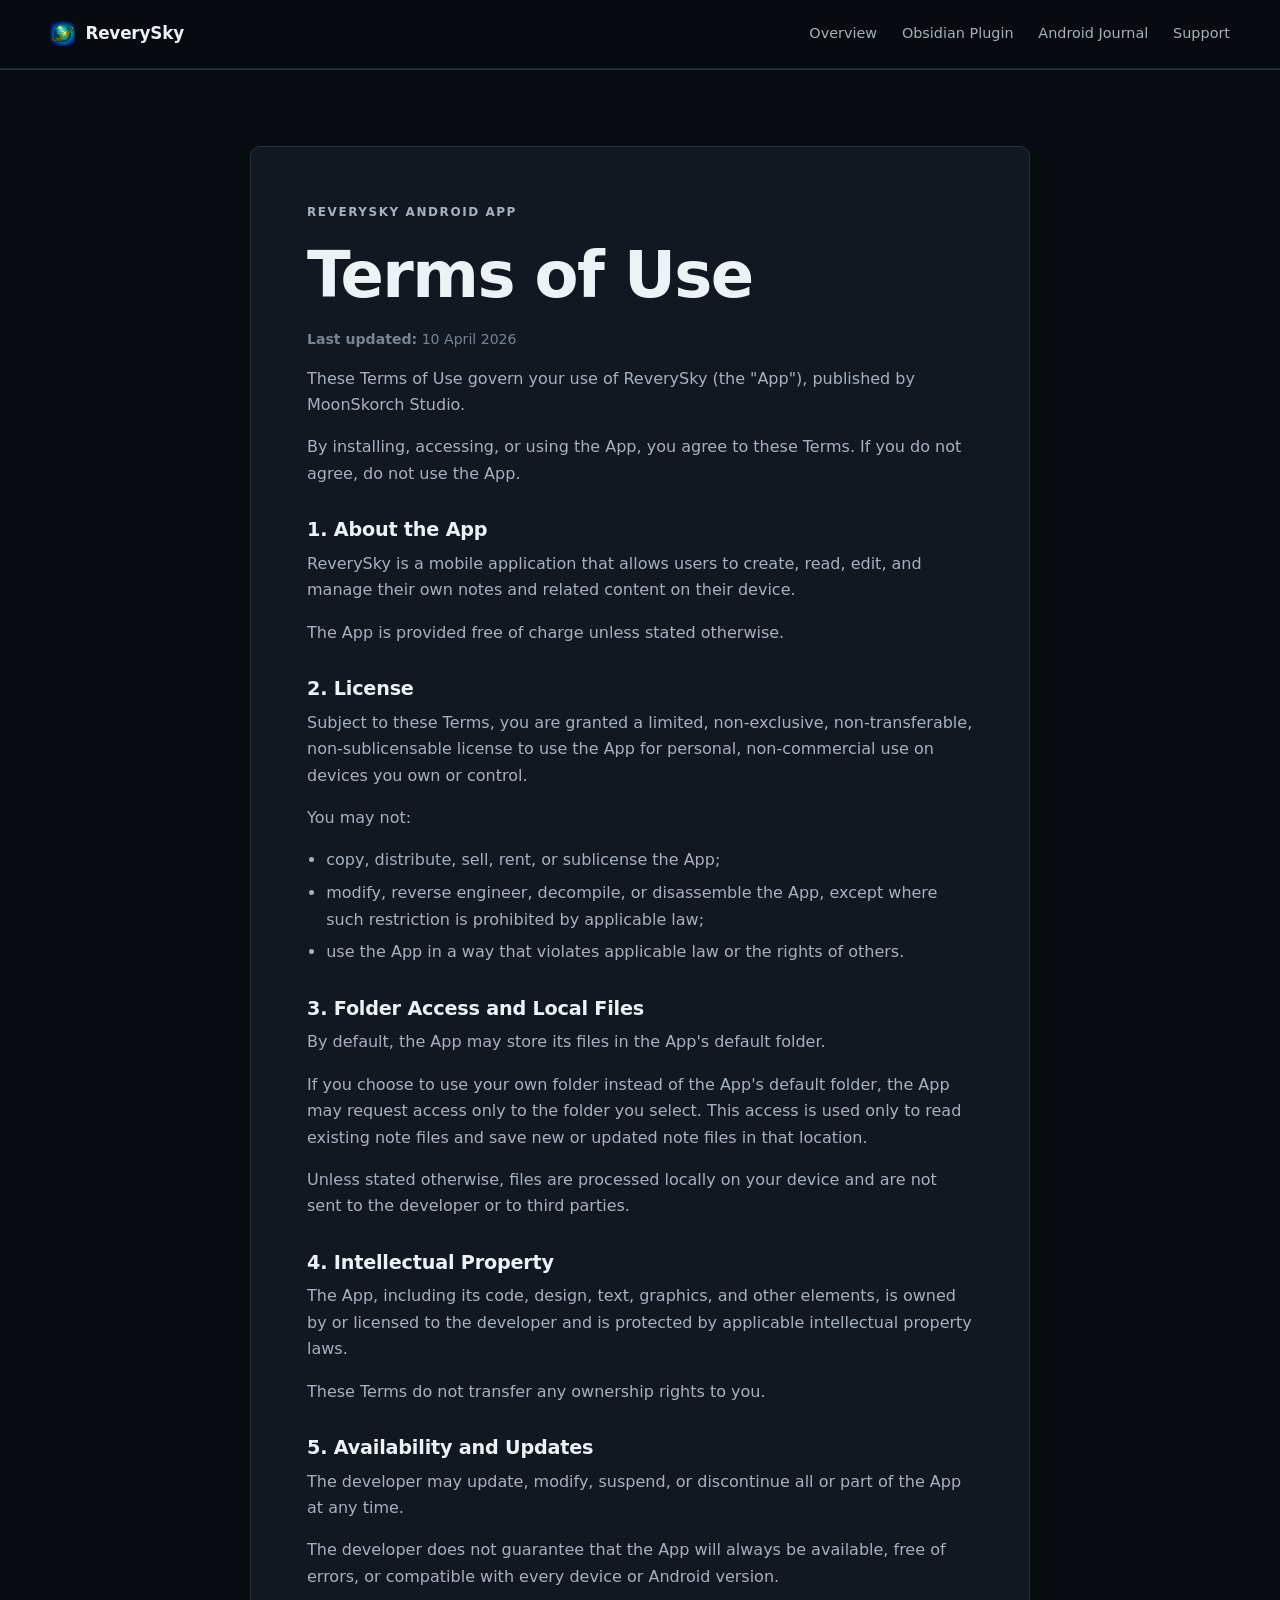
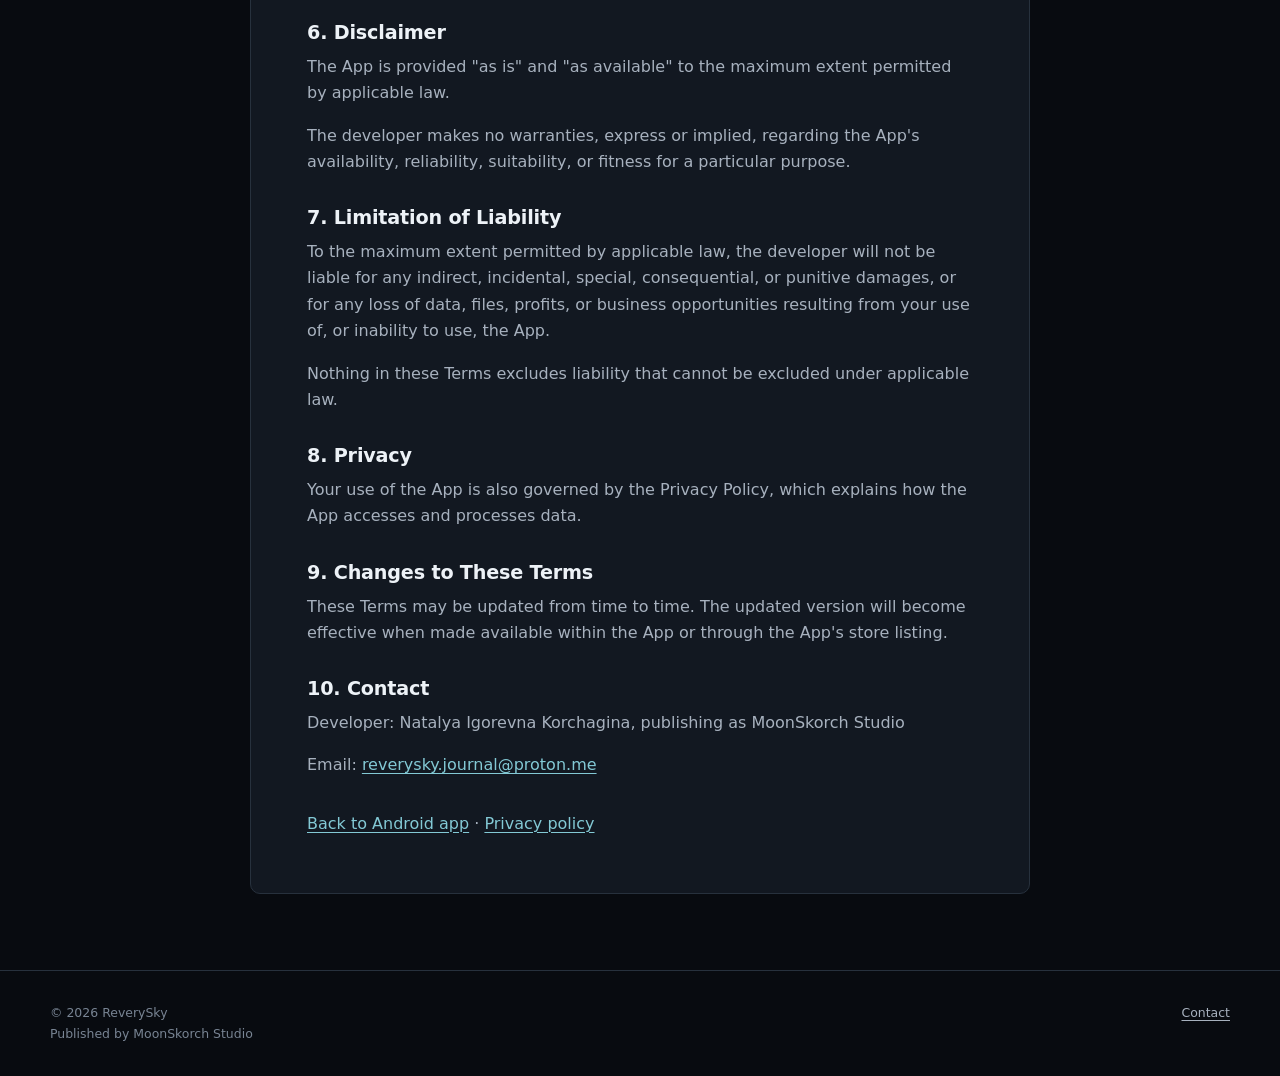
<file: terms-of-use.html>
<!DOCTYPE html>
<html lang="en">
<head>
  <meta charset="UTF-8" />
  <meta name="viewport" content="width=device-width, initial-scale=1.0" />
  <title>ReverySky Android App | Terms of Use</title>
  <meta name="description" content="Terms of Use for the ReverySky Android app." />
  <meta name="robots" content="noindex,follow,max-image-preview:large" />
  <link rel="canonical" href="https://moonskorch.github.io/reverysky/terms-of-use.html" />
  <meta property="og:type" content="website" />
  <meta property="og:title" content="ReverySky Android App Terms of Use" />
  <meta property="og:description" content="Terms of Use for the ReverySky Android app." />
  <meta property="og:url" content="https://moonskorch.github.io/reverysky/terms-of-use.html" />
  <link rel="icon" type="image/png" sizes="128x128" href="assets/icon-128.png" />
  <link rel="apple-touch-icon" sizes="512x512" href="assets/icon-512.png" />
  <link rel="stylesheet" href="site.css" />
</head>
<body>
  <a class="skip-link" href="#main">Skip to content</a>
  <header class="site-header">
    <div class="container header-inner">
      <a href="index.html" class="logo" aria-label="ReverySky home">
        <img class="logo-icon" src="assets/icon-128.png" alt="" />
        <span>ReverySky</span>
      </a>
      <button class="nav-toggle" type="button" aria-expanded="false" aria-controls="site-navigation" aria-label="Toggle navigation">Menu</button>
      <nav class="site-nav" id="site-navigation" data-open="false" aria-label="Primary navigation">
        <a href="index.html">Overview</a>
        <a href="obsidian-plugin.html">Obsidian Plugin</a>
        <a href="android-app.html">Android Journal</a>
        <a href="support.html">Support</a>
      </nav>
    </div>
  </header>

  <main id="main">
    <section class="section">
      <div class="container policy-wrap">
            <article class="policy-card">
              <p class="eyebrow">ReverySky Android app</p>
              <h1>Terms of Use</h1>
              <p class="updated"><strong>Last updated:</strong> 10 April 2026</p>

              <p>
                These Terms of Use govern your use of ReverySky (the "App"), published by
                MoonSkorch Studio.
              </p>
              <p>
                By installing, accessing, or using the App, you agree to these Terms. If you do
                not agree, do not use the App.
              </p>

              <h2>1. About the App</h2>
              <p>
                ReverySky is a mobile application that allows users to create, read, edit, and
                manage their own notes and related content on their device.
              </p>
              <p>
                The App is provided free of charge unless stated otherwise.
              </p>

              <h2>2. License</h2>
              <p>
                Subject to these Terms, you are granted a limited, non-exclusive,
                non-transferable, non-sublicensable license to use the App for personal,
                non-commercial use on devices you own or control.
              </p>
              <p>You may not:</p>
              <ul>
                <li>copy, distribute, sell, rent, or sublicense the App;</li>
                <li>
                  modify, reverse engineer, decompile, or disassemble the App, except where such
                  restriction is prohibited by applicable law;
                </li>
                <li>
                  use the App in a way that violates applicable law or the rights of others.
                </li>
              </ul>

              <h2>3. Folder Access and Local Files</h2>
              <p>
                By default, the App may store its files in the App's default folder.
              </p>
              <p>
                If you choose to use your own folder instead of the App's default folder, the App
                may request access only to the folder you select. This access is used only to read
                existing note files and save new or updated note files in that location.
              </p>
              <p>
                Unless stated otherwise, files are processed locally on your device and are not
                sent to the developer or to third parties.
              </p>

              <h2>4. Intellectual Property</h2>
              <p>
                The App, including its code, design, text, graphics, and other elements, is owned
                by or licensed to the developer and is protected by applicable intellectual
                property laws.
              </p>
              <p>
                These Terms do not transfer any ownership rights to you.
              </p>

              <h2>5. Availability and Updates</h2>
              <p>
                The developer may update, modify, suspend, or discontinue all or part of the App
                at any time.
              </p>
              <p>
                The developer does not guarantee that the App will always be available, free of
                errors, or compatible with every device or Android version.
              </p>

              <h2>6. Disclaimer</h2>
              <p>
                The App is provided "as is" and "as available" to the maximum extent permitted by
                applicable law.
              </p>
              <p>
                The developer makes no warranties, express or implied, regarding the App's
                availability, reliability, suitability, or fitness for a particular purpose.
              </p>

              <h2>7. Limitation of Liability</h2>
              <p>
                To the maximum extent permitted by applicable law, the developer will not be liable
                for any indirect, incidental, special, consequential, or punitive damages, or for
                any loss of data, files, profits, or business opportunities resulting from your use
                of, or inability to use, the App.
              </p>
              <p>
                Nothing in these Terms excludes liability that cannot be excluded under applicable
                law.
              </p>

              <h2>8. Privacy</h2>
              <p>
                Your use of the App is also governed by the Privacy Policy, which explains how the
                App accesses and processes data.
              </p>

              <h2>9. Changes to These Terms</h2>
              <p>
                These Terms may be updated from time to time. The updated version will become
                effective when made available within the App or through the App's store listing.
              </p>

              <h2>10. Contact</h2>
              <p>
                Developer: Natalya Igorevna Korchagina, publishing as MoonSkorch Studio
              </p>
              <p>
                Email:
                <a href="mailto:reverysky.journal@proton.me">reverysky.journal@proton.me</a>
              </p>

              <p class="back-link">
                <a href="android-app.html">Back to Android app</a> ·
                <a href="privacy-policy.html">Privacy policy</a>
              </p>
            </article>
      </div>
    </section>
  </main>

  <footer class="site-footer">
    <div class="container footer-inner">
      <div class="footer-meta">
        <p>&copy; 2026 ReverySky</p>
        <p>Published by MoonSkorch Studio</p>
      </div>
      <div class="footer-links">
        <a href="mailto:reverysky.journal@proton.me">Contact</a>
      </div>
    </div>
  </footer>
  <script src="site.js"></script>
</body>
</html>
</file>
<file: site.css>
:root {
  color-scheme: dark;
  --bg: #080b10;
  --bg-soft: #0e131b;
  --surface: #121821;
  --text: #edf2f7;
  --muted: #a7b1be;
  --quiet: #788493;
  --accent: #83c9d5;
  --accent-strong: #b5e4eb;
  --border: #27313d;
  --border-strong: #394654;
  --max-width: 1180px;
  --media-width: 1280px;
  --demo-width: 768px;
  --text-width: 720px;
}

* { box-sizing: border-box; }
html { scroll-behavior: smooth; }
body {
  min-width: 320px;
  min-height: 100vh;
  margin: 0;
  color: var(--text);
  background: var(--bg);
  font-family: Inter, ui-sans-serif, system-ui, -apple-system, BlinkMacSystemFont, "Segoe UI", sans-serif;
  font-size: 16px;
  line-height: 1.65;
  -webkit-font-smoothing: antialiased;
}

img, video, iframe { max-width: 100%; }
img { display: block; }
a { color: var(--accent); text-decoration-thickness: 1px; text-underline-offset: 3px; }
a:hover { color: var(--accent-strong); }
a:focus-visible, button:focus-visible {
  outline: 2px solid var(--accent-strong);
  outline-offset: 4px;
  border-radius: 3px;
}

h1, h2, h3, p { margin-top: 0; }
h1, h2, h3 { line-height: 1.15; letter-spacing: -0.025em; }
h1 { margin-bottom: 1rem; font-size: clamp(2.15rem, 4.25vw, 3.4rem); font-weight: 590; }
h2 { margin-bottom: 0.85rem; font-size: clamp(1.55rem, 2.6vw, 2.15rem); font-weight: 560; }
h3 { margin-bottom: 0.55rem; font-size: 1.15rem; font-weight: 600; }
p:last-child { margin-bottom: 0; }
.container { width: min(calc(100% - 2.5rem), var(--max-width)); margin-inline: auto; }
.narrow { max-width: var(--text-width); }
.center { margin-inline: auto; text-align: center; }
.skip-link { position: fixed; top: -5rem; left: 1rem; z-index: 100; padding: 0.65rem 0.9rem; background: var(--text); color: var(--bg); }
.skip-link:focus { top: 1rem; }

.site-header {
  position: sticky;
  top: 0;
  z-index: 50;
  border-bottom: 1px solid rgba(39, 49, 61, 0.8);
  background: rgba(8, 11, 16, 0.92);
  backdrop-filter: blur(14px);
}
.header-inner { min-height: 68px; display: flex; align-items: center; justify-content: space-between; gap: 2rem; }
.logo { display: inline-flex; align-items: center; gap: 0.65rem; color: var(--text); font-size: 1.05rem; font-weight: 650; text-decoration: none; letter-spacing: -0.01em; }
.logo-icon { width: 25px; height: 25px; border-radius: 6px; }
.site-nav { display: flex; align-items: center; gap: 1.55rem; }
.site-nav a { color: var(--muted); font-size: 0.9rem; text-decoration: none; white-space: nowrap; }
.site-nav a:hover, .site-nav a[aria-current="page"] { color: var(--text); }
.nav-toggle { display: none; width: 42px; height: 42px; border: 1px solid var(--border); border-radius: 7px; color: var(--text); background: transparent; cursor: pointer; }

.hero { padding: clamp(3.5rem, 7vw, 5.75rem) 0 2.75rem; }
.hero.compact { padding-bottom: 1.75rem; }
.eyebrow { margin-bottom: 1rem; color: var(--accent); font-size: 0.75rem; font-weight: 650; letter-spacing: 0.13em; text-transform: uppercase; }
.hero-copy { max-width: 850px; }
.lead { max-width: 680px; margin-bottom: 1.35rem; color: #c7d0da; font-size: clamp(1rem, 1.5vw, 1.16rem); line-height: 1.58; }
.actions { display: flex; flex-wrap: wrap; align-items: center; gap: 0.75rem 1.25rem; }
.button { display: inline-flex; min-height: 44px; align-items: center; justify-content: center; padding: 0.65rem 1rem; border: 1px solid var(--border-strong); border-radius: 6px; background: var(--text); color: var(--bg); font-size: 0.9rem; font-weight: 650; text-decoration: none; }
.button:hover { background: #fff; color: #080b10; }
.button-secondary { background: transparent; color: var(--text); }
.button-secondary:hover { background: var(--surface); color: var(--text); }
.text-link { font-size: 0.92rem; font-weight: 600; }
.meta-line { margin-top: 1rem; color: var(--quiet); font-size: 0.84rem; }

.feature-image { width: min(100%, var(--media-width)); margin-top: 2rem; }
.feature-image img { width: 100%; height: auto; border-radius: 10px; }
.android-hero .container { display: grid; grid-template-columns: minmax(0, 0.85fr) minmax(320px, 0.9fr); align-items: center; gap: clamp(2rem, 5vw, 4rem); }
.android-hero .hero-copy { max-width: 680px; }
.android-hero-image { margin-top: 0; justify-self: end; width: min(100%, 640px); }
.media-caption { margin-top: 0.7rem; color: var(--quiet); font-size: 0.8rem; }

.section { padding: clamp(3rem, 6vw, 4.75rem) 0; border-top: 1px solid var(--border); }
.section-muted { background: var(--bg-soft); }
.section-heading { max-width: var(--text-width); margin-bottom: 2rem; }
.section-heading p, .muted { color: var(--muted); }
.product-feature { display: grid; grid-template-columns: minmax(0, 1.05fr) minmax(300px, 0.95fr); align-items: center; gap: clamp(2rem, 5vw, 4rem); }
.product-feature.reverse { grid-template-columns: minmax(300px, 0.95fr) minmax(0, 1.05fr); }
.product-feature.reverse .product-media { order: 2; }
.product-media img { width: 100%; height: auto; max-height: 480px; border-radius: 10px; object-fit: contain; }
.product-media.motion-preview { width: min(100%, var(--demo-width)); justify-self: center; }
.product-media.portrait-preview { display: grid; place-items: center; }
.product-media.portrait-preview img { width: min(100%, 360px); max-height: 540px; object-fit: contain; }
.product-copy p { color: var(--muted); }
.product-label { margin-bottom: 0.75rem; color: var(--quiet); font-size: 0.74rem; font-weight: 650; letter-spacing: 0.11em; text-transform: uppercase; }
.product-copy .actions { margin-top: 1.45rem; }

.principles { display: grid; grid-template-columns: repeat(3, 1fr); gap: 2rem; }
.principle { padding-top: 1rem; border-top: 1px solid var(--border-strong); }
.principle p { margin-bottom: 0; color: var(--muted); font-size: 0.94rem; }
.split { display: grid; grid-template-columns: repeat(2, minmax(0, 1fr)); gap: clamp(2rem, 6vw, 5rem); }
.split > div > p, .feature-list p { color: var(--muted); }
.feature-list { display: grid; grid-template-columns: repeat(2, minmax(0, 1fr)); gap: 1.6rem 2.5rem; }
.feature-list article { padding-top: 1rem; border-top: 1px solid var(--border); }
.feature-list p { margin: 0; font-size: 0.94rem; }
.clean-list { margin: 0; padding: 0; list-style: none; }
.clean-list li { padding: 0.55rem 0; border-bottom: 1px solid var(--border); color: var(--muted); }
.clean-list strong { color: var(--text); font-weight: 600; }

.demo-stack { display: grid; gap: 1.5rem; }
.demo-stack .section-heading { margin-bottom: 0.4rem; }
.demo-grid { display: grid; grid-template-columns: repeat(2, minmax(0, 1fr)); align-items: start; gap: clamp(1rem, 2.6vw, 1.8rem); }
.demo-block { margin: 0; }
.demo-block img { width: 100%; height: auto; max-width: var(--demo-width); border-radius: 8px; object-fit: contain; }
.demo-block figcaption { margin-top: 0.55rem; color: var(--quiet); font-size: 0.78rem; line-height: 1.45; }
.video-layout { display: grid; grid-template-columns: minmax(240px, 360px) minmax(280px, 1fr); align-items: center; gap: clamp(2rem, 7vw, 6rem); }
.video-frame { overflow: hidden; aspect-ratio: 9 / 16; border: 1px solid var(--border); border-radius: 10px; background: #000; }
.video-frame iframe { width: 100%; height: 100%; border: 0; }
.screenshot-track { display: grid; grid-auto-flow: column; grid-auto-columns: minmax(150px, 190px); gap: 0.9rem; overflow-x: auto; padding: 0.25rem 0 1rem; scroll-snap-type: x mandatory; scrollbar-color: var(--border-strong) transparent; }
.screenshot-card { margin: 0; padding: 0.45rem; border: 1px solid var(--border); border-radius: 9px; background: var(--surface); scroll-snap-align: start; }
.screenshot-card img { width: 100%; border-radius: 5px; }
.screenshot-card figcaption { padding: 0.55rem 0.25rem 0.2rem; color: var(--quiet); font-size: 0.76rem; text-align: center; }

.link-cluster { display: flex; flex-wrap: wrap; gap: 0.6rem 1.2rem; margin-top: 1.25rem; }
.link-cluster a { font-size: 0.9rem; }
.download-links { display: flex; flex-wrap: wrap; gap: 0.75rem; }
.download-links .button { flex: 0 0 220px; background: var(--surface); color: var(--text); }
.download-links .button:hover { background: #18212c; color: var(--text); }
.download-links + .link-cluster { margin-top: 1rem; }
.project-links { display: flex; flex-wrap: wrap; gap: 0.75rem; margin-top: 1rem; }
.project-links .button { flex: 0 0 240px; background: var(--surface); color: var(--text); }
.project-links .button:hover { background: #18212c; color: var(--text); }
.plugin-action-links { display: grid; grid-template-columns: repeat(2, minmax(220px, 1fr)); gap: 0.75rem; }
.plugin-action-links .button { width: 100%; min-height: 48px; background: var(--surface); color: var(--text); }
.plugin-action-links .button:hover { background: #18212c; color: var(--text); }
.support-grid { display: grid; grid-template-columns: repeat(2, minmax(0, 1fr)); gap: 1rem; }
.support-options { display: grid; gap: 1rem; }
.support-card { padding: clamp(1.3rem, 3vw, 2rem); border: 1px solid var(--border); border-radius: 10px; background: var(--surface); }
.support-card p { color: var(--muted); }
.crypto-support-card { scroll-margin-top: 88px; }
.crypto-intro { max-width: 760px; margin-bottom: 1.6rem; }
.crypto-wallet-grid { display: grid; grid-template-columns: repeat(3, minmax(0, 1fr)); gap: 1rem; }
.crypto-wallet { display: flex; min-width: 0; flex-direction: column; align-items: stretch; padding: 1.15rem; border: 1px solid var(--border); border-radius: 9px; background: var(--bg-soft); }
.crypto-wallet h3 { margin-bottom: 0.25rem; }
.crypto-symbol { color: var(--muted); font-weight: 500; }
.support-card .crypto-network { margin-bottom: 1rem; color: var(--accent); font-size: 0.86rem; font-weight: 600; }
.crypto-address { display: block; width: 100%; min-height: 4.2rem; margin-bottom: 0.85rem; padding: 0.75rem; border: 1px solid var(--border); border-radius: 7px; color: var(--text); background: var(--bg); font-family: ui-monospace, SFMono-Regular, Menlo, Consolas, monospace; font-size: 0.8rem; line-height: 1.45; overflow-wrap: anywhere; word-break: break-word; user-select: all; }
.crypto-copy { width: 100%; margin-bottom: 0.75rem; cursor: pointer; }
.crypto-qr-details { margin-bottom: 0.85rem; }
.crypto-qr-details summary { display: inline-block; color: var(--accent); font-size: 0.86rem; font-weight: 600; cursor: pointer; user-select: none; }
.crypto-qr-details summary:hover { color: var(--accent-strong); }
.crypto-qr-details summary::marker,
.crypto-qr-details summary::-webkit-details-marker { display: none; }
.crypto-qr-panel { margin-top: 0.8rem; padding: 0.9rem; border: 1px solid var(--border); border-radius: 8px; background: var(--bg); text-align: center; }
.crypto-qr { width: min(184px, 100%); height: auto; margin: 0 auto; border-radius: 8px; background: #fff; }
.crypto-qr-panel p { margin-top: 0.7rem; color: var(--quiet); font-size: 0.78rem; }
.support-card .crypto-note { margin-top: auto; color: var(--quiet); font-size: 0.8rem; line-height: 1.45; }
.support-card .crypto-warning { margin-top: 1.25rem; color: var(--quiet); font-size: 0.82rem; }
.placeholder { display: inline-block; margin-top: 0.65rem; padding: 0.45rem 0.65rem; border: 1px dashed var(--border-strong); color: var(--quiet); font-size: 0.84rem; }

.policy-wrap { max-width: 780px; }
.policy-card { padding: clamp(1.5rem, 5vw, 3.5rem); border: 1px solid var(--border); border-radius: 10px; background: var(--surface); }
.policy-card h1 { font-size: clamp(2.1rem, 6vw, 4rem); }
.policy-card h2 { margin: 2rem 0 0.6rem; font-size: 1.2rem; letter-spacing: -0.01em; }
.policy-card p, .policy-card li { color: var(--muted); }
.policy-card ul { padding-left: 1.2rem; }
.policy-card li + li { margin-top: 0.4rem; }
.updated { color: var(--quiet) !important; font-size: 0.88rem; }
.back-link { margin-top: 2rem; }

.site-footer { padding: 2rem 0; border-top: 1px solid var(--border); }
.footer-inner { display: flex; justify-content: space-between; gap: 2rem; }
.footer-meta p { margin: 0; color: var(--quiet); font-size: 0.78rem; }
.footer-links { display: flex; flex-wrap: wrap; align-items: flex-start; justify-content: flex-end; gap: 0.6rem 1.1rem; }
.footer-links a { color: var(--muted); font-size: 0.78rem; }

@media (max-width: 800px) {
  .nav-toggle { display: inline-grid; place-items: center; }
  .site-nav { position: absolute; top: 68px; right: 0; left: 0; display: none; flex-direction: column; align-items: stretch; gap: 0; padding: 0.6rem 1.25rem 1rem; border-bottom: 1px solid var(--border); background: var(--bg-soft); }
  .site-nav[data-open="true"] { display: flex; }
  .site-nav a { padding: 0.65rem 0; }
  .product-feature, .product-feature.reverse, .video-layout, .demo-grid, .android-hero .container { grid-template-columns: 1fr; }
  .product-feature.reverse .product-media { order: 0; }
  .android-hero-image { justify-self: start; width: min(100%, 720px); margin-top: 1.4rem; }
  .plugin-action-links { grid-template-columns: 1fr; }
  .principles, .feature-list { grid-template-columns: 1fr; }
}

@media (max-width: 900px) {
  .crypto-wallet-grid { grid-template-columns: 1fr; }
}

@media (max-width: 620px) {
  .container { width: min(calc(100% - 2rem), var(--max-width)); }
  .hero { padding-top: 3.25rem; }
  .feature-image { margin-top: 2rem; }
  .split, .support-grid { grid-template-columns: 1fr; }
  .footer-inner { flex-direction: column; }
  .footer-links { justify-content: flex-start; }
  .actions .button { width: 100%; }
}

@media (prefers-reduced-motion: reduce) {
  html { scroll-behavior: auto; }
  *, *::before, *::after { scroll-behavior: auto !important; transition-duration: 0.01ms !important; animation-duration: 0.01ms !important; animation-iteration-count: 1 !important; }
}
</file>
